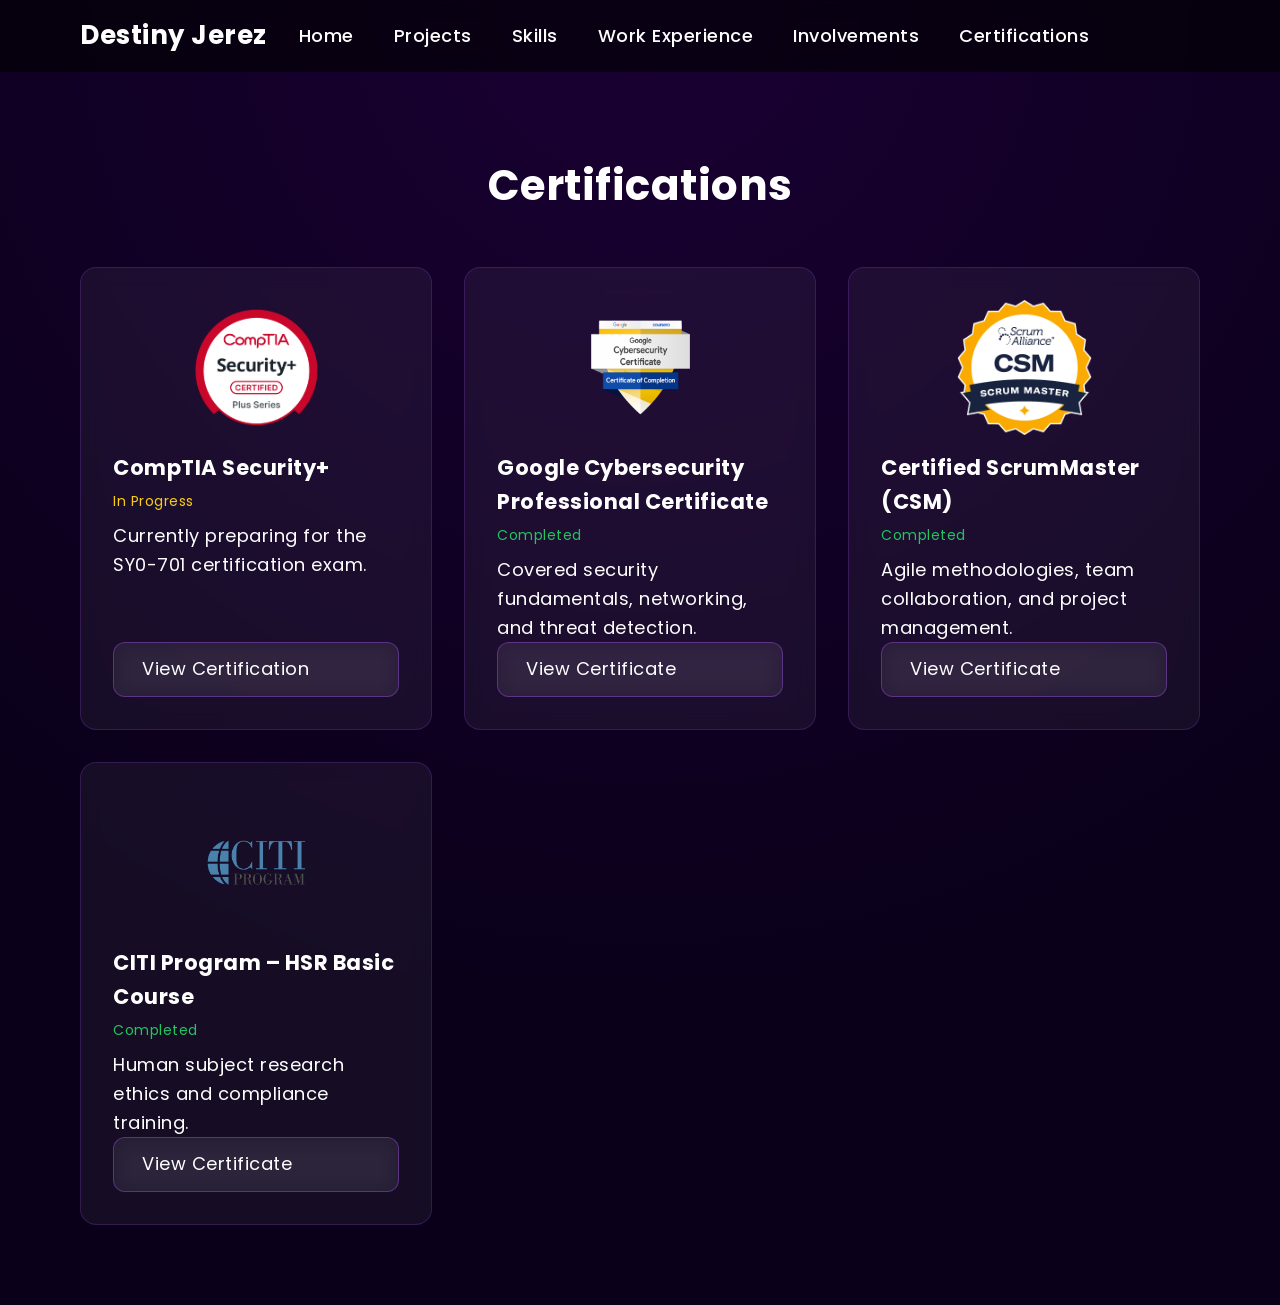
<file: certifications.html>
<!DOCTYPE html>
<html lang="en">
<head>
  <meta charset="UTF-8">
  <meta name="viewport" content="width=device-width, initial-scale=1.0">
  <title>Certifications | Destiny Jerez</title>

  <link rel="stylesheet" href="./css/style.css">
  <link href="https://fonts.googleapis.com/css2?family=Poppins:wght@300;400;600;700&display=swap" rel="stylesheet">
</head>

<body>

<header>
  <nav class="navbar">
    <div class="navbar__container container">
      <p class="navbar__logo">Destiny Jerez</p>

      <ul class="navbar__links">
        <li><a href="index.html">Home</a></li>
        <li><a href="projects.html">Projects</a></li>
        <li><a href="skills.html">Skills</a></li>
        <li><a href="experience.html">Work Experience</a></li>
        <li><a href="involvement.html">Involvements</a></li>
        <li><a href="certifications.html">Certifications</a></li>
      </ul>
    </div>
  </nav>
</header>

<main>

<section class="cert-section">
  <div class="container">

    <h1 class="cert-title">Certifications</h1>
    <div class="section-border"></div>

    <div class="cert-grid">

      <!-- SECURITY+ -->
      <div class="cert-card in-progress">
        <img src="./img/securityplus.png" class="cert-badge">
        <h3>CompTIA Security+</h3>
        <p class="cert-status">In Progress</p>
        <p>Currently preparing for the SY0-701 certification exam.</p>

        <a href="#" class="btn cert-btn">View Certification</a>
      </div>

      <!-- GOOGLE CYBER -->
      <div class="cert-card">
        <img src="./img/googlecyber.png" class="cert-badge">
        <h3>Google Cybersecurity Professional Certificate</h3>
        <p class="cert-status complete">Completed</p>
        <p>Covered security fundamentals, networking, and threat detection.</p>

        <a href="#" class="btn cert-btn">View Certificate</a>
      </div>

      <!-- SCRUM -->
      <div class="cert-card">
        <img src="./img/scrum.png" class="cert-badge">
        <h3>Certified ScrumMaster (CSM)</h3>
        <p class="cert-status complete">Completed</p>
        <p>Agile methodologies, team collaboration, and project management.</p>
         <a href="#" class="btn cert-btn">View Certificate</a>
      </div>

      <!-- CITI -->
      <div class="cert-card">
        <img src="./img/citi.png" class="cert-badge">
        <h3>CITI Program – HSR Basic Course</h3>
        <p class="cert-status complete">Completed</p>
        <p>Human subject research ethics and compliance training.</p>
         <a href="#" class="btn cert-btn">View Certificate</a>
      </div>

    </div>

  </div>
</section>

</main>

</body>
</html>
</file>
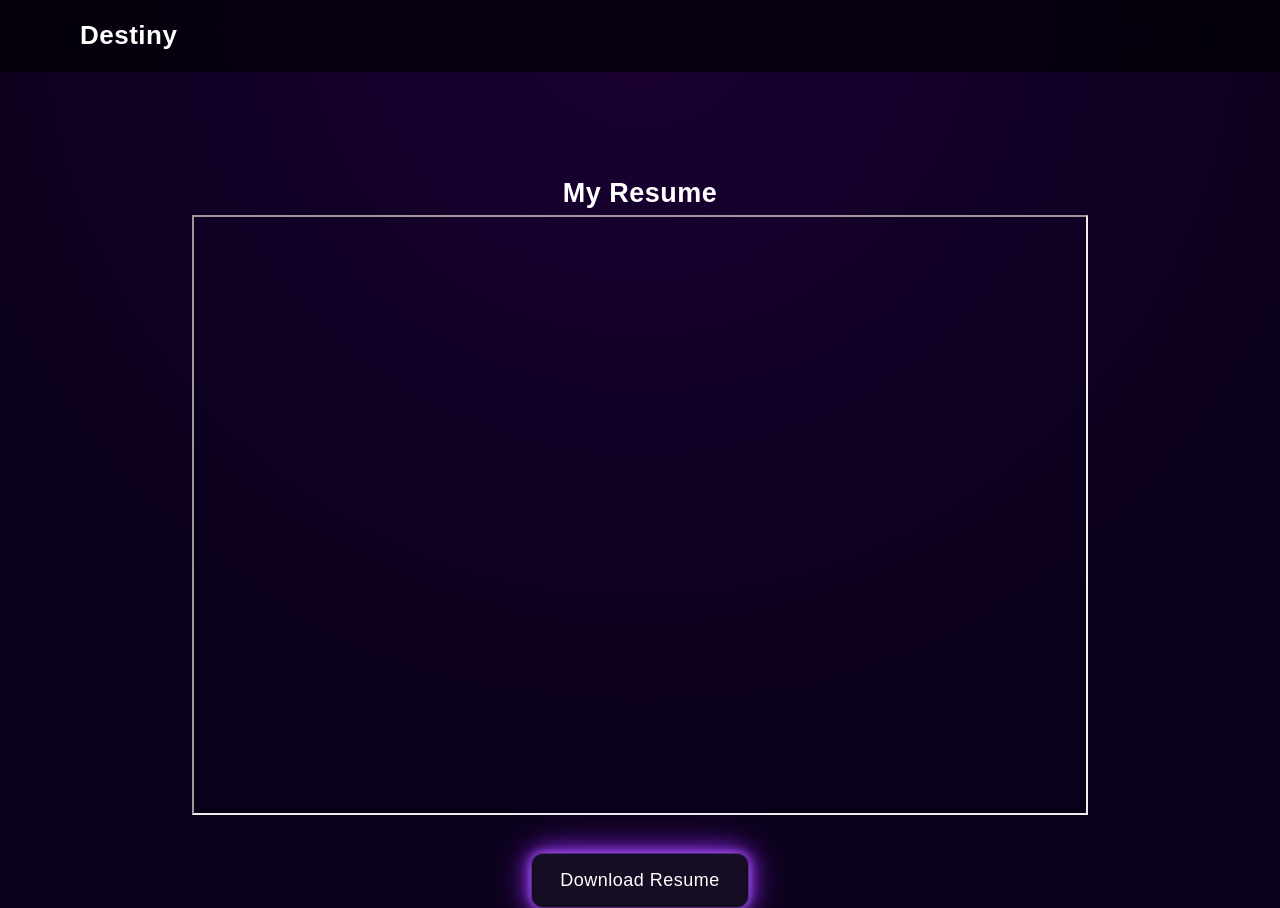
<file: contact.html>
<!DOCTYPE html>
<html lang="en">
<head>
  <meta charset="UTF-8">
  <title>My CV</title>
  <link rel="stylesheet" href="./css/style.css">
</head>

<body>

<nav class="navbar">
  <div class="container">
    <a href="index.html" class="navbar__logo">Destiny</a>
  </div>
</nav>

<section class="container" style="text-align:center; padding-top:100px;">
  
  <h1>My Resume</h1>

  <iframe src="JerezDestinyResume.pdf" width="80%" height="600px"></iframe>

  <br><br>

  <a href="JerezDestinyResume.pdf" download class="btn glow">
    Download Resume
  </a>

</section>

</body>
</html>
</file>
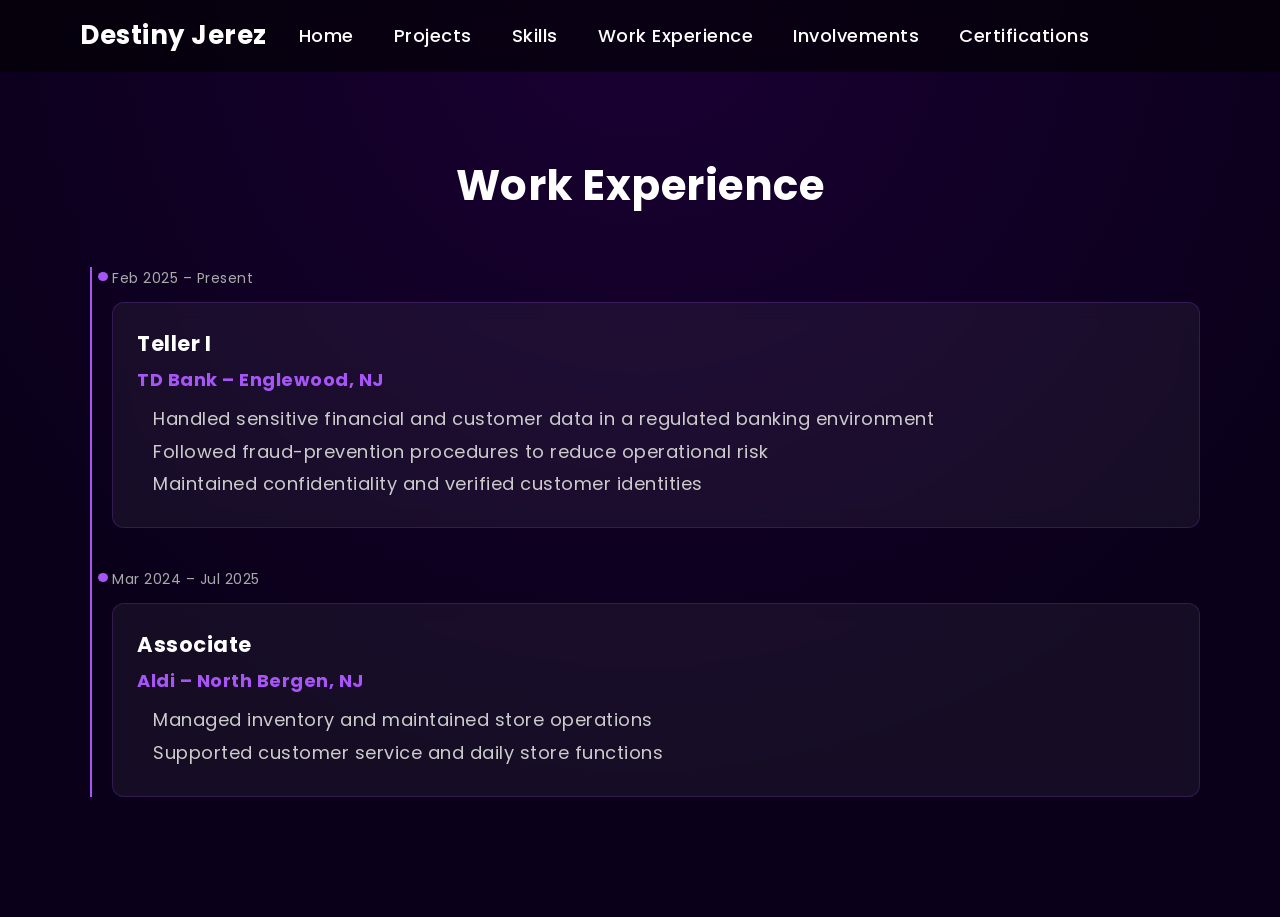
<file: experience.html>
<!DOCTYPE html>
<html lang="en">
<head>
  <meta charset="UTF-8">
  <meta name="viewport" content="width=device-width, initial-scale=1.0">
  <title>Experience | Destiny Jerez</title>

  <link rel="stylesheet" href="./css/style.css">
  <link href="https://fonts.googleapis.com/css2?family=Poppins:wght@300;400;600;700&display=swap" rel="stylesheet">
</head>

<body>

<header>
  <nav class="navbar">
    <div class="navbar__container container">
      <p class="navbar__logo">Destiny Jerez</p>

      <ul class="navbar__links">
        <li><a href="index.html">Home</a></li>
        <li><a href="projects.html">Projects</a></li>
        <li><a href="skills.html">Skills</a></li>
        <li><a href="experience.html">Work Experience</a></li>
        <li><a href="involvement.html">Involvements</a></li>
        <li><a href="certifications.html">Certifications</a></li>
      </ul>
    </div>
  </nav>
</header>

<main>

<section class="experience-section">
  <div class="container">

    <h1 class="exp-title">Work Experience</h1>
    <div class="section-border"></div>

    <div class="timeline">

      <!-- TD BANK -->
      <div class="timeline-item">
        <div class="timeline-date">Feb 2025 – Present</div>

        <div class="timeline-content">
          <h3>Teller I</h3>
          <h4>TD Bank – Englewood, NJ</h4>

          <ul>
            <li>Handled sensitive financial and customer data in a regulated banking environment</li>
            <li>Followed fraud-prevention procedures to reduce operational risk</li>
            <li>Maintained confidentiality and verified customer identities</li>
          </ul>
        </div>
      </div>

      <!-- ALDI -->
      <div class="timeline-item">
        <div class="timeline-date">Mar 2024 – Jul 2025</div>

        <div class="timeline-content">
          <h3>Associate</h3>
          <h4>Aldi – North Bergen, NJ</h4>

          <ul>
            <li>Managed inventory and maintained store operations</li>
            <li>Supported customer service and daily store functions</li>
          </ul>
        </div>
      </div>

    </div>

  </div>
</section>

</main>

</body>
</html>
</file>
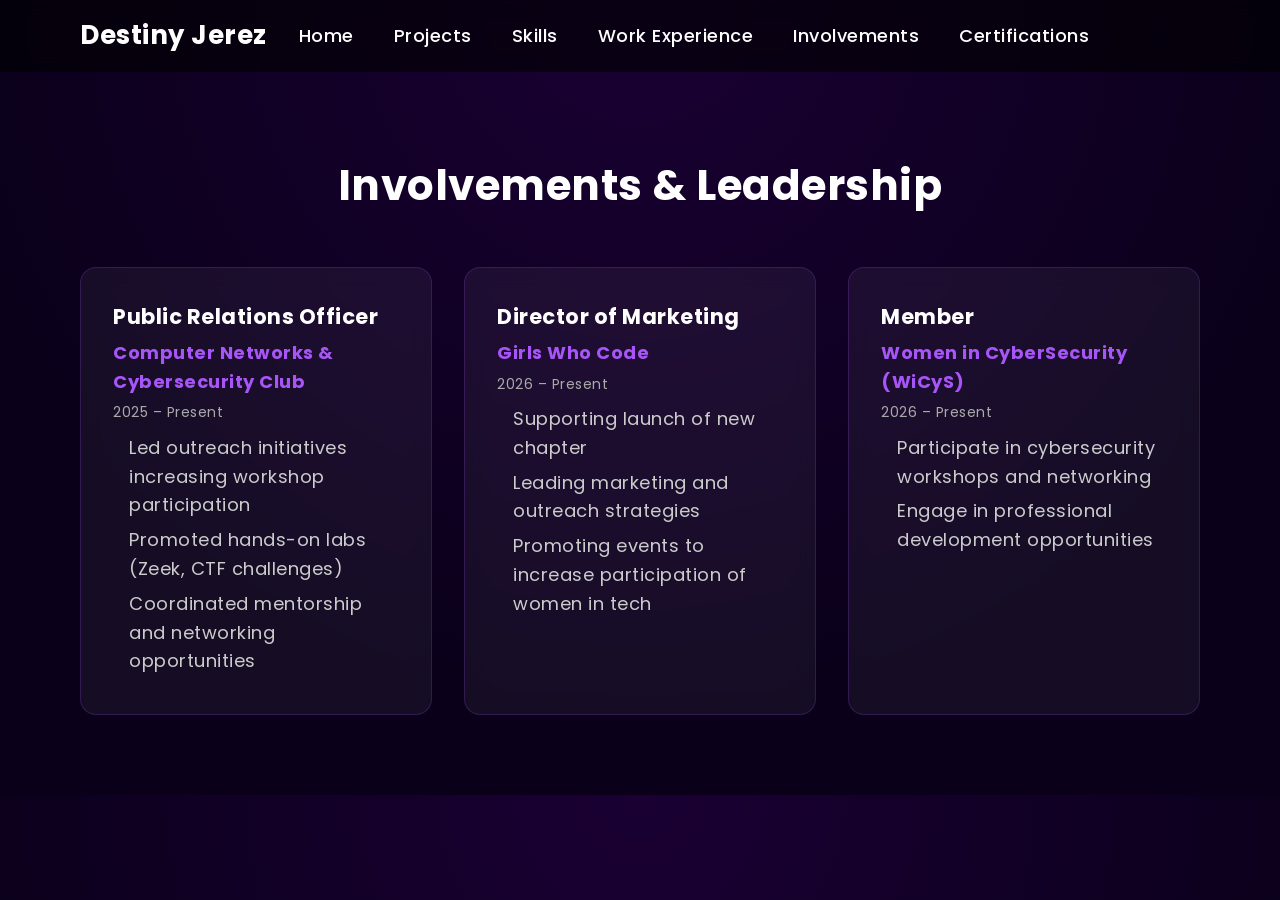
<file: involvement.html>
<!DOCTYPE html>
<html lang="en">
<head>
  <meta charset="UTF-8">
  <meta name="viewport" content="width=device-width, initial-scale=1.0">
  <title>Involvements | Destiny Jerez</title>

  <link rel="stylesheet" href="./css/style.css">
  <link href="https://fonts.googleapis.com/css2?family=Poppins:wght@300;400;600;700&display=swap" rel="stylesheet">
</head>

<body>

<header>
  <nav class="navbar">
    <div class="navbar__container container">
      <p class="navbar__logo">Destiny Jerez</p>

      <ul class="navbar__links">
        <li><a href="index.html">Home</a></li>
        <li><a href="projects.html">Projects</a></li>
        <li><a href="skills.html">Skills</a></li>
        <li><a href="experience.html">Work Experience</a></li>
        <li><a href="involvement.html">Involvements</a></li>
        <li><a href="certifications.html">Certifications</a></li>
      </ul>
    </div>
  </nav>
</header>

<main>

<section class="involvement-section">
  <div class="container">

    <h1 class="inv-title">Involvements & Leadership</h1>
    <div class="section-border"></div>

    <div class="inv-grid">

      <!-- CYBER CLUB -->
      <div class="inv-card">
        <h3>Public Relations Officer</h3>
        <h4>Computer Networks & Cybersecurity Club</h4>
        <p class="inv-date">2025 – Present</p>

        <ul>
          <li>Led outreach initiatives increasing workshop participation</li>
          <li>Promoted hands-on labs (Zeek, CTF challenges)</li>
          <li>Coordinated mentorship and networking opportunities</li>
        </ul>
      </div>

      <!-- GIRLS WHO CODE -->
      <div class="inv-card">
        <h3>Director of Marketing</h3>
        <h4>Girls Who Code</h4>
        <p class="inv-date">2026 – Present</p>

        <ul>
          <li>Supporting launch of new chapter</li>
          <li>Leading marketing and outreach strategies</li>
          <li>Promoting events to increase participation of women in tech</li>
        </ul>
      </div>

      <!-- WICYS -->
      <div class="inv-card">
        <h3>Member</h3>
        <h4>Women in CyberSecurity (WiCyS)</h4>
        <p class="inv-date">2026 – Present</p>

        <ul>
          <li>Participate in cybersecurity workshops and networking</li>
          <li>Engage in professional development opportunities</li>
        </ul>
      </div>

    </div>

  </div>
</section>

</main>

</body>
</html>
</file>
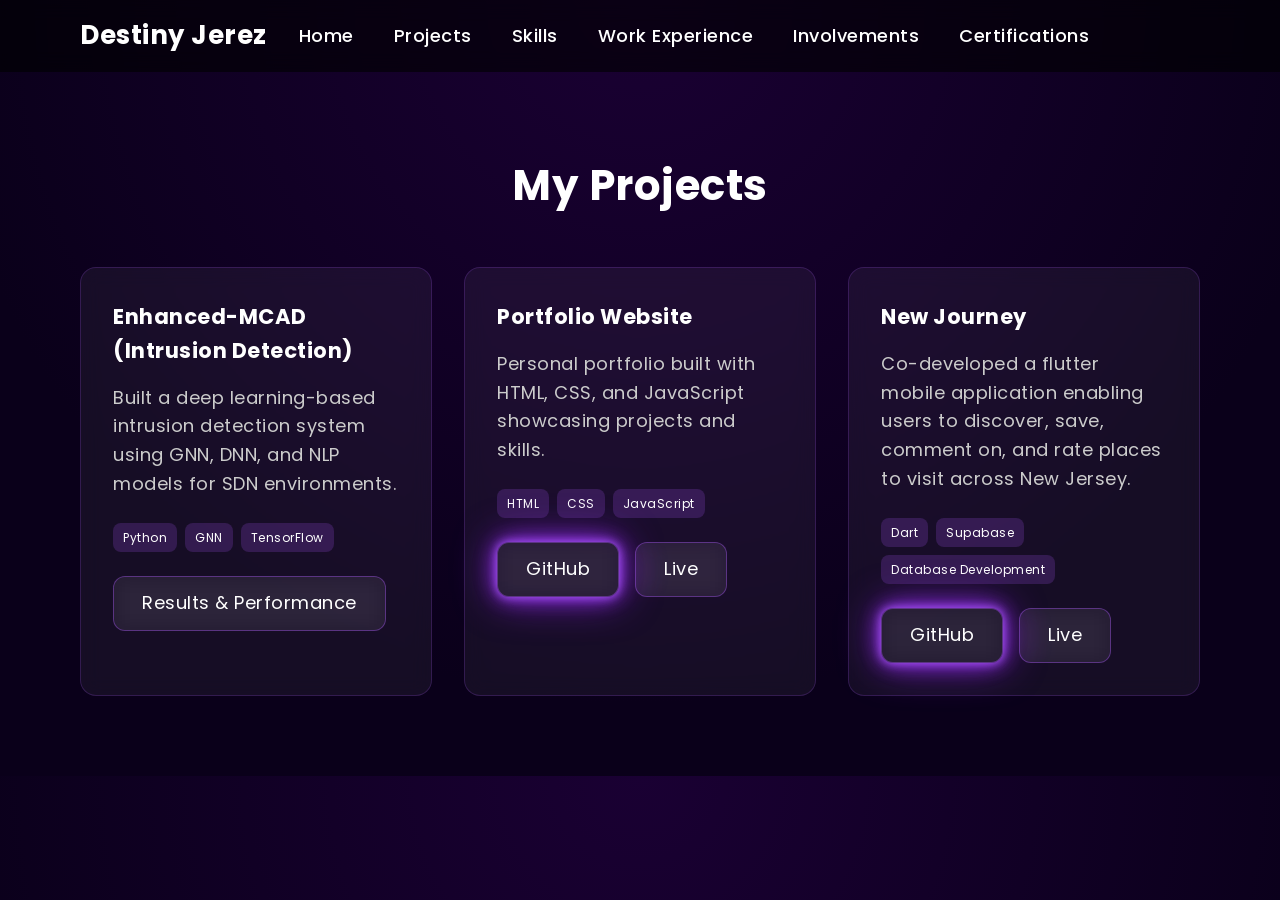
<file: projects.html>
<!DOCTYPE html>
<html lang="en">
<head>
  <meta charset="UTF-8">
  <meta name="viewport" content="width=device-width, initial-scale=1.0">
  <title>Projects | Destiny Jerez</title>

  <link rel="stylesheet" href="./css/style.css">

  <link href="https://fonts.googleapis.com/css2?family=Poppins:wght@300;400;600;700&display=swap" rel="stylesheet">
</head>

<body>

<header>
  <nav class="navbar">
    <div class="navbar__container container">
      <p class="navbar__logo">Destiny Jerez</p>

      <ul class="navbar__links">
        <li><a href="index.html">Home</a></li>
        <li><a href="projects.html">Projects</a></li>
        <li><a href="skills.html">Skills</a></li>
        <li><a href="experience.html">Work Experience</a></li>
        <li><a href="involvement.html">Involvements</a></li>
        <li><a href="certifications.html">Certifications</a></li>
      </ul>
    </div>
  </nav>
</header>

<main>
  <section class="projects">
    <div class="container">

      <h1 class="projects-title">My Projects</h1>
      <div class="section-border"></div>

      <div class="projects-grid">

        <!-- PROJECT 1 -->
        <div class="project-card">
          <h3>Enhanced-MCAD (Intrusion Detection)</h3>
          <p>
            Built a deep learning-based intrusion detection system using GNN, DNN, and NLP models for SDN environments.
          </p>

          <div class="project-tech">
            <span>Python</span>
            <span>GNN</span>
            <span>TensorFlow</span>
          </div>

          <div class="project-links">
            <a href="#" class="btn">Results & Performance</a>
          </div>
        </div>

        <!-- PROJECT 2 -->
        <div class="project-card">
          <h3>Portfolio Website</h3>
          <p>
            Personal portfolio built with HTML, CSS, and JavaScript showcasing projects and skills.
          </p>

          <div class="project-tech">
            <span>HTML</span>
            <span>CSS</span>
            <span>JavaScript</span>
          </div>

          <div class="project-links">
            <a href="#" class="btn glow">GitHub</a>
            <a href="#" class="btn">Live</a>
          </div>
        </div>
         <div class="project-card">
          <h3>New Journey</h3>
          <p>
            Co-developed a flutter mobile application enabling users to discover, save, comment on, and rate places to visit across New Jersey. 
          </p>

          <div class="project-tech">
            <span>Dart</span>
            <span>Supabase</span>
            <span>Database Development</span>
          </div>

          <div class="project-links">
            <a href="#" class="btn glow">GitHub</a>
            <a href="#" class="btn">Live</a>
          </div>
        </div>

      </div>

    </div>
  </section>
</main>

</body>
</html>
</file>
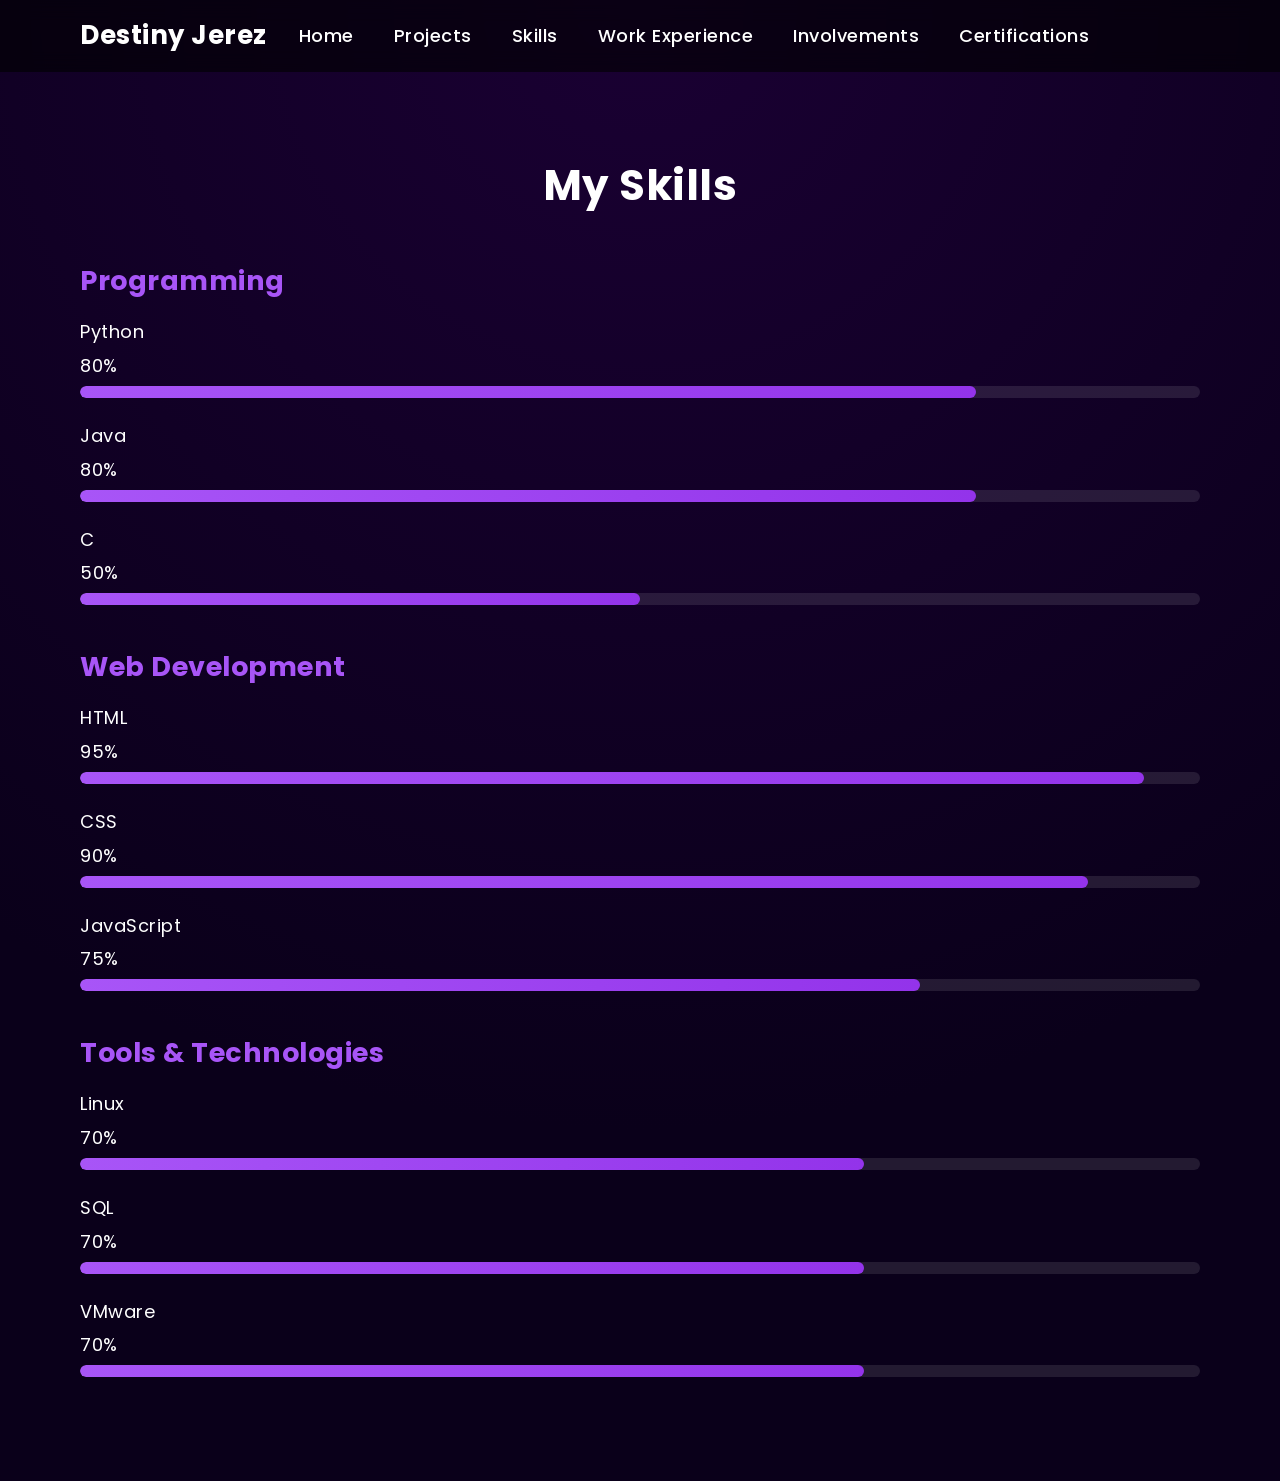
<file: skills.html>
<!DOCTYPE html>
<html lang="en">
<head>
  <meta charset="UTF-8">
  <meta name="viewport" content="width=device-width, initial-scale=1.0">
  <title>Skills | Destiny Jerez</title>

  <link rel="stylesheet" href="./css/style.css">
  <link href="https://fonts.googleapis.com/css2?family=Poppins:wght@300;400;600;700&display=swap" rel="stylesheet">
</head>

<body>

<header>
  <nav class="navbar">
    <div class="navbar__container container">
      <p class="navbar__logo">Destiny Jerez</p>

      <ul class="navbar__links">
        <li><a href="index.html">Home</a></li>
        <li><a href="projects.html">Projects</a></li>
        <li><a href="skills.html">Skills</a></li>
        <li><a href="experience.html">Work Experience</a></li>
        <li><a href="involvement.html">Involvements</a></li>
        <li><a href="certifications.html">Certifications</a></li>
      </ul>
    </div>
  </nav>
</header>

<main>

<section class="skills-section">
  <div class="container">

    <h1 class="skills-title">My Skills</h1>
    <div class="section-border"></div>

    <!-- PROGRAMMING -->
    <div class="skills-group">
      <h2>Programming</h2>

      <div class="skill">
        <div class="skill-header">
          <span>Python</span>
          <span>80%</span>
        </div>
        <div class="bar"><div class="fill" style="width: 80%"></div></div>
      </div>


      <div class="skill">
        <div class="skill-header">
          <span>Java</span>
          <span>80%</span>
        </div>
        <div class="bar"><div class="fill" style="width: 80%"></div></div>
      </div>

      <div class="skill">
        <div class="skill-header">
          <span>C</span>
          <span>50%</span>
        </div>
        <div class="bar"><div class="fill" style="width: 50%"></div></div>
      </div>
    </div>
 



    <!-- WEB -->
    <div class="skills-group">
      <h2>Web Development</h2>

      <div class="skill">
        <div class="skill-header">
          <span>HTML</span>
          <span>95%</span>
        </div>
        <div class="bar"><div class="fill html"></div></div>
      </div>

      <div class="skill">
        <div class="skill-header">
          <span>CSS</span>
          <span>90%</span>
        </div>
        <div class="bar"><div class="fill css"></div></div>
      </div>

      <div class="skill">
        <div class="skill-header">
          <span>JavaScript</span>
          <span>75%</span>
        </div>
        <div class="bar"><div class="fill js"></div></div>
      </div>
    </div>

    <!-- TOOLS -->
    <div class="skills-group">
      <h2>Tools & Technologies</h2>

      <div class="skill">
        <div class="skill-header">
          <span>Linux</span>
          <span>70%</span>
        </div>
        <div class="bar"><div class="fill" style="width: 70%"></div></div>
      </div>

      <div class="skill">
        <div class="skill-header">
          <span>SQL</span>
          <span>70%</span>
        </div>
        <div class="bar"><div class="fill" style="width: 70%"></div></div>
      </div>

      <div class="skill">
        <div class="skill-header">
          <span>VMware</span>
          <span>70%</span>
        </div>
        <div class="bar"><div class="fill" style="width: 70%"></div></div>
      </div>

    </div>

  </div>
</section>

</main>

</body>
</html>
</file>
<file: css/style.css>
*,
*::after,
*::before {
    margin: 0;
    padding: 0;
    outline: 0;
    list-style-type: none;
    box-sizing: border-box;
    text-decoration: none;
}

/* GLOBAL */
html {
    scroll-behavior: smooth;
}

body {
    font-family: "Poppins", sans-serif;
    font-size: 18px;
    line-height: 1.6;
    letter-spacing: 0.5px;
    background: radial-gradient(circle at top, #1a0033, #0a001a 70%);
    color: #ffffff;
}

/* GLOW SYSTEM */
.glow {
    box-shadow: 0 0 10px #a855f7,
                0 0 20px #9333ea,
                0 0 40px #7e22ce;
}

* {
    transition: all 0.3s ease;
}

/* GENERAL */
img {
    display: block;
    max-width: 100%;
}

section {
    padding: 80px 0;
}

.cl-purple {
    color: #a855f7;
}

/* BUTTONS */
.btn {
    padding: 12px 28px;
    border-radius: 12px;
    border: 1px solid rgba(168, 85, 247, 0.4);
    background: rgba(255, 255, 255, 0.05);
    backdrop-filter: blur(10px);
    color: white;
    display: inline-block;
}

.btn:hover {
    background: #a855f7;
    box-shadow: 0 0 20px #a855f7;
    transform: translateY(-3px);
}

/* CONTAINER */
.container {
    padding: 0 5rem;
}

/* NAVBAR */
.navbar {
    background: rgba(0,0,0,0.6);
    backdrop-filter: blur(10px);
    height: 4.5rem;
    display: flex;
    align-items: center;
}

.navbar__container {
    display: flex;
    align-items: center;
    justify-content: space-between;
}

.navbar__logo {
    font-size: 26px;
    font-weight: 700;
    color: #ffffff;
    margin-right: 2rem;
}

.navbar__links {
    display: flex;
    gap: 2.5rem; /* FIXED */
    margin-left: auto;
}

.navbar__links a {
    color: #ffffff;
    font-weight: 500;
}

.navbar__links a:hover {
    color: #a855f7;
}

/* HERO CENTER */
.center-hero {
    display: flex;
    justify-content: center;
    align-items: center;
    text-align: center;
    height: 100vh;
}

.hero-content {
    max-width: 700px;
}

/* HERO TEXT */
.hero-content h1 {
    font-size: 60px;
    margin: 1rem 0;
}

.hero-content h2 {
    color: #a855f7;
    margin-bottom: 1rem;
}

.hero-content p {
    color: #ccc;
    margin-bottom: 2rem;
}

/* HERO BUTTONS */
.hero-buttons {
    display: flex;
    justify-content: center;
    gap: 1rem;
}

/*ANIMATION*/
.hero-title {
    animation: floatText 3s ease-in-out infinite;
}

@keyframes floatText {
    0% { transform: translateY(0); }
    50% { transform: translateY(-12px); }
    100% { transform: translateY(0); }
}

/*PROFILE IMAGE */
.hero-img {
    display: block;
    margin: 1.5rem auto;
    width: 280px;
}
.hero-content h1{
    margin-bottom: 0.5rem;
}

.profile {
    border-radius: 50%;
    padding: 10px;
    background: linear-gradient(45deg, #a855f7, #9333ea);
    box-sizing: 0 0 25px #a855f7,
}

/* RESPONSIVE */
@media screen and (max-width: 900px) {
    .container {
        padding: 0 2rem;
    }

    .hero-content h1 {
        font-size: 40px;
    }

    .hero-img {
        width: 160px;
    }
}
/* PROJECTS PAGE */
.projects-title {
    text-align: center;
    font-size: 42px;
    margin-bottom: 10px;
}

.projects-grid {
    margin-top: 3rem;
    display: grid;
    grid-template-columns: repeat(auto-fit, minmax(300px, 1fr));
    gap: 2rem;
}

/* CARD */
.project-card {
    background: rgba(255,255,255,0.05);
    border-radius: 16px;
    padding: 2rem;
    backdrop-filter: blur(10px);
    border: 1px solid rgba(168,85,247,0.2);
    transition: 0.3s ease;
}

.project-card:hover {
    transform: translateY(-10px);
    box-shadow: 0 0 25px #a855f7;
}

/* TEXT */
.project-card h3 {
    margin-bottom: 1rem;
}

.project-card p {
    color: #ccc;
    margin-bottom: 1.5rem;
}

/* TECH STACK */
.project-tech {
    display: flex;
    gap: 0.5rem;
    flex-wrap: wrap;
    margin-bottom: 1.5rem;
}

.project-tech span {
    background: rgba(168,85,247,0.2);
    padding: 5px 10px;
    border-radius: 8px;
    font-size: 12px;
}

/* LINKS */
.project-links {
    display: flex;
    gap: 1rem;
}
/* SKILLS PAGE */
.skills-title {
    text-align: center;
    font-size: 42px;
    margin-bottom: 10px;
}

.skills-group {
    margin-top: 2.5rem;
}

.skills-group h2 {
    color: #a855f7;
    margin-bottom: 1rem;
}

/* SKILL ROW */
.skill {
    margin-bottom: 1.5rem;
}

.skill span {
    display: block;
    margin-bottom: 5px;
}

/* BAR */
.bar {
    width: 100%;
    height: 12px;
    background: rgba(255,255,255,0.1);
    border-radius: 10px;
    overflow: hidden;
}

/* FILL BASE */
.fill {
    height: 100%;
    width: 0;
    border-radius: 10px;
    background: linear-gradient(90deg, #a855f7, #9333ea);
    animation: loadBar 2s ease forwards;
}

/* SKILL LEVELS */
.python { width: 90%; }
.java { width: 80%; }
.c { width: 75%; }

.html { width: 95%; }
.css { width: 90%; }
.js { width: 75%; }

.linux { width: 85%; }
.sql { width: 80%; }
.vmware { width: 70%; }

/* ANIMATION */
@keyframes loadBar {
    from { width: 0; }
}
/* EXPERIENCE */
.exp-title {
    text-align: center;
    font-size: 42px;
    margin-bottom: 10px;
}

/* TIMELINE */
.timeline {
    margin-top: 3rem;
    position: relative;
    padding-left: 2rem;
}

/* vertical line */
.timeline::before {
    content: "";
    position: absolute;
    left: 10px;
    top: 0;
    width: 2px;
    height: 100%;
    background: #a855f7;
}

/* ITEM */
.timeline-item {
    margin-bottom: 2.5rem;
    position: relative;
}

/* DOT */
.timeline-item::before {
    content: "";
    position: absolute;
    left: -14px;
    top: 5px;
    width: 10px;
    height: 9px;
    background: #a855f7;
    border-radius: 60%;
}

/* DATE */
.timeline-date {
    font-size: 14px;
    color: #aaa;
    margin-bottom: 0.8rem;
}

/* CARD */
.timeline-content {
    background: rgba(255,255,255,0.05);
    padding: 1.5rem;
    border-radius: 12px;
    backdrop-filter: blur(10px);
    border: 1px solid rgba(168,85,247,0.2);
}

/* TEXT */
.timeline-content h3 {
    margin-bottom: 5px;
}

.timeline-content h4 {
    color: #a855f7;
    margin-bottom: 10px;
}

.timeline-content ul {
    padding-left: 1rem;
}

.timeline-content li {
    margin-bottom: 4px;
    color: #ccc;
}
/* INVOLVEMENT */
.inv-title {
    text-align: center;
    font-size: 42px;
    margin-bottom: 10px;
}

/* GRID */
.inv-grid {
    margin-top: 3rem;
    display: grid;
    grid-template-columns: repeat(auto-fit, minmax(280px, 1fr));
    gap: 2rem;
}

/* CARD */
.inv-card {
    background: rgba(255,255,255,0.05);
    border-radius: 16px;
    padding: 2rem;
    backdrop-filter: blur(10px);
    border: 1px solid rgba(168,85,247,0.2);
    transition: 0.3s ease;
}

.inv-card:hover {
    transform: translateY(-10px);
    box-shadow: 0 0 25px #a855f7;
}

/* TEXT */
.inv-card h3 {
    margin-bottom: 5px;
}

.inv-card h4 {
    color: #a855f7;
    margin-bottom: 5px;
}

.inv-date {
    font-size: 14px;
    color: #aaa;
    margin-bottom: 10px;
}

.inv-card ul {
    padding-left: 1rem;
}

.inv-card li {
    margin-bottom: 6px;
    color: #ccc;
}
/* CERTIFICATIONS */
.cert-title {
    text-align: center;
    font-size: 42px;
    margin-bottom: 10px;
}

/* GRID */
.cert-grid {
    margin-top: 3rem;
    display: grid;
    grid-template-columns: repeat(auto-fit, minmax(280px, 1fr));
    gap: 2rem;
}

/* CARD */
.cert-card {
    background: rgba(255,255,255,0.05);
    border-radius: 16px;
    padding: 2rem;
    backdrop-filter: blur(10px);
    border: 1px solid rgba(168,85,247,0.2);
    transition: 0.3s ease;
}
.cert-card{
    display: flex;
    flex-direction: column;
    align-items: space-between;
    height: 100%;
}
.cert-card:hover {
    transform: translateY(-10px);
    box-shadow: 0 0 25px #a855f7;
}
.cert-btn {
    margin-top: auto;
}
.cert-badge {
    width: 135px;
    height: 135px;
    object-fit: contain;
    margin: 0 auto 1rem;
}
.cert-content h3 {
    min-height: 60px;
}
.cert-content p{
    margin-bottom: 10px;
}

/* STATUS */
.cert-status {
    font-size: 14px;
    margin: 5px 0 10px;
    color: #aaa;
}

/* COMPLETED */
.complete {
    color: #22c55e; /* green */
}

/* IN PROGRESS */
.in-progress .cert-status {
    color: #facc15; /* yellow */
}
</file>
